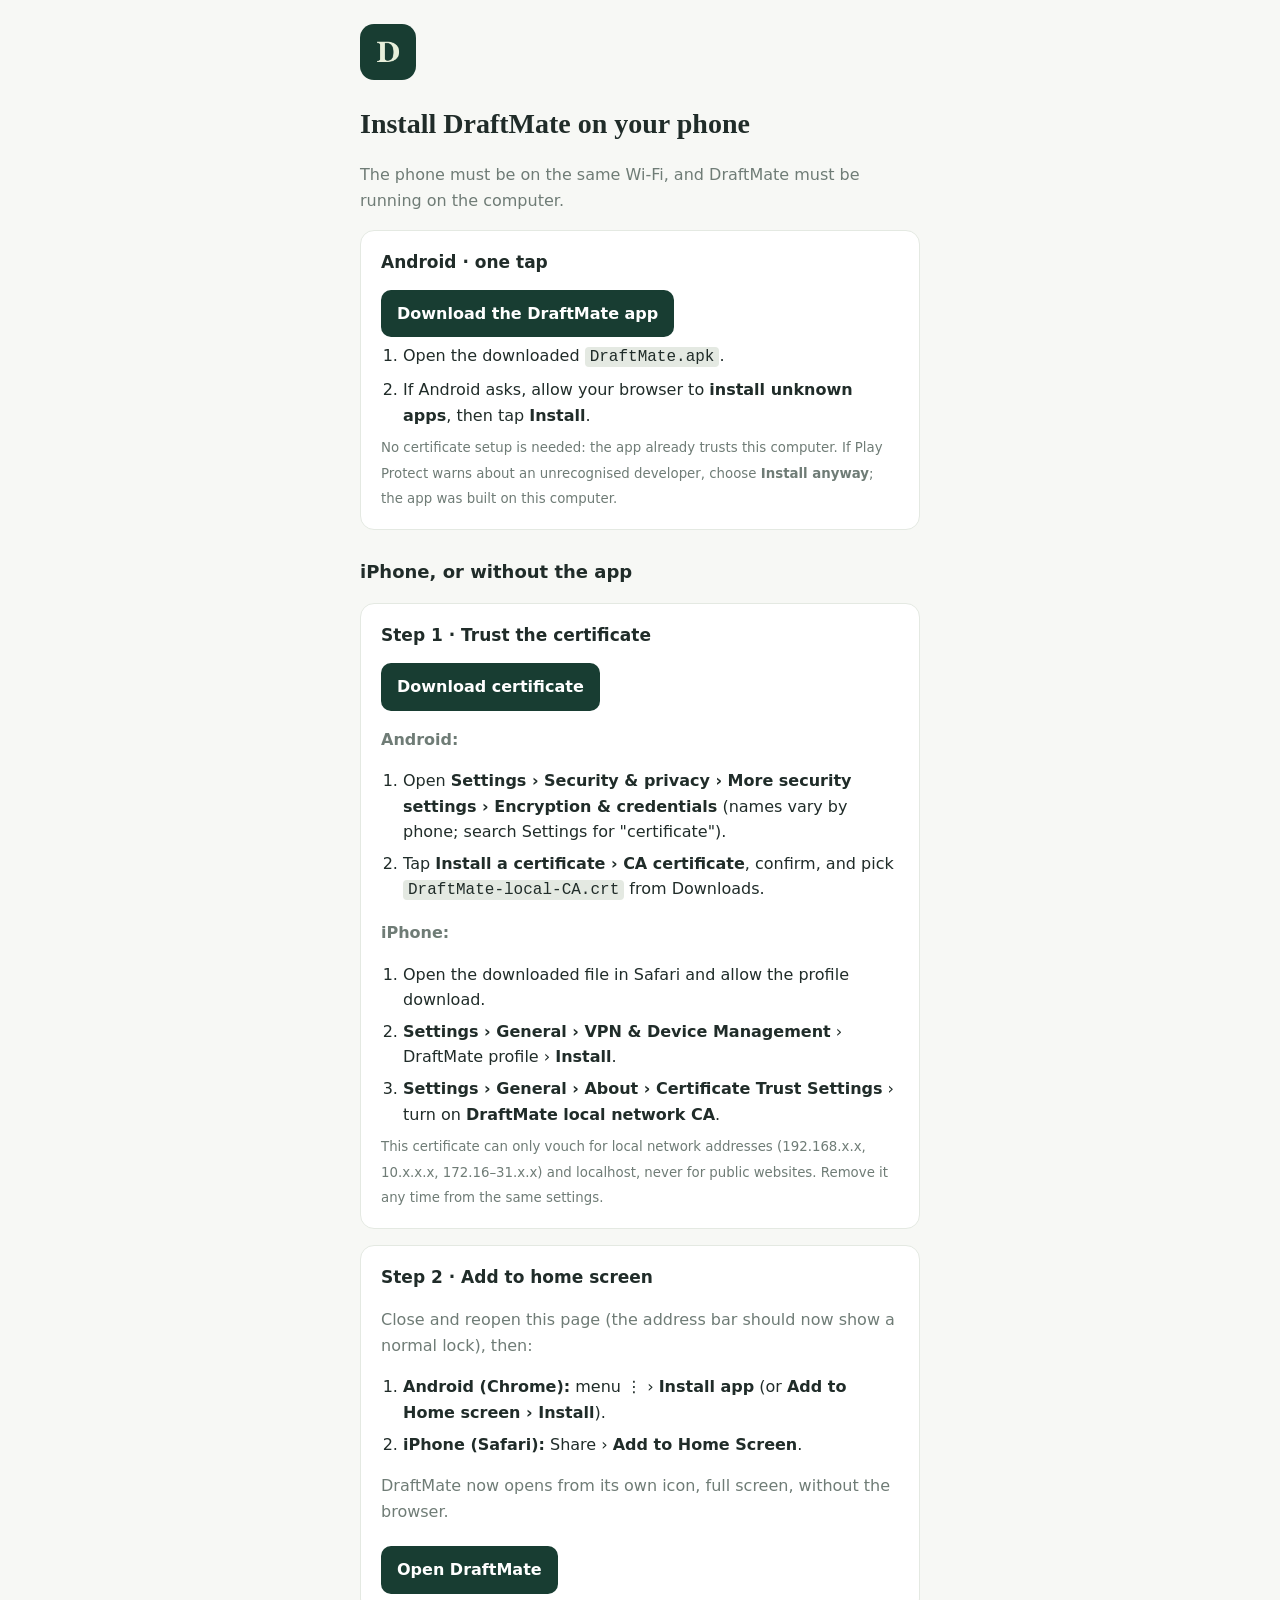
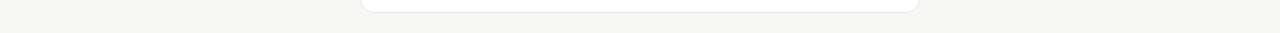
<file: install.html>
<!doctype html>
<html lang="en"><head><meta charset="UTF-8"><meta name="viewport" content="width=device-width,initial-scale=1"><meta name="theme-color" content="#132e29"><title>Install DraftMate</title><link rel="icon" href="icon-192.png"><link rel="apple-touch-icon" href="apple-touch-icon.png">
<style>
:root{--green:#183d32;--ink:#202c29;--muted:#6f7c76;--line:#e4e9e2;--bg:#f7f8f5;--card:#fff}
@media (prefers-color-scheme:dark){:root{--ink:#e4ece6;--muted:#a2b4a9;--line:#35483f;--bg:#111b19;--card:#1b2824}}
body{margin:0;background:var(--bg);color:var(--ink);font:16px/1.6 system-ui,sans-serif;padding:24px 16px}
main{max-width:560px;margin:0 auto}
.logo{width:56px;height:56px;border-radius:14px}
h1{font-family:Georgia,serif;font-size:28px;margin:14px 0 6px}
section{background:var(--card);border:1px solid var(--line);border-radius:14px;padding:18px 20px;margin-top:16px}
h2{font-size:17px;margin:0 0 8px}
ol{margin:0;padding-left:22px}li{margin:6px 0}
p,small{color:var(--muted)}
a.button{display:inline-block;background:var(--green);color:#fff;text-decoration:none;border-radius:10px;padding:11px 16px;font-weight:600;margin-top:6px}
code{background:var(--line);padding:1px 5px;border-radius:4px}
</style></head>
<body><main>
<img class="logo" src="icon-192.png" alt="">
<h1>Install DraftMate on your phone</h1>
<p>The phone must be on the same Wi-Fi, and DraftMate must be running on the computer.</p>

<section><h2>Android · one tap</h2>
<a class="button" href="/DraftMate.apk">Download the DraftMate app</a>
<ol><li>Open the downloaded <code>DraftMate.apk</code>.</li><li>If Android asks, allow your browser to <b>install unknown apps</b>, then tap <b>Install</b>.</li></ol>
<small>No certificate setup is needed: the app already trusts this computer. If Play Protect warns about an unrecognised developer, choose <b>Install anyway</b>; the app was built on this computer.</small>
</section>

<h2 style="margin-top:28px;font-size:18px">iPhone, or without the app</h2>
<section><h2>Step 1 · Trust the certificate</h2>
<a class="button" href="/draftmate-ca.crt">Download certificate</a>
<p><b>Android:</b></p>
<ol><li>Open <b>Settings › Security &amp; privacy › More security settings › Encryption &amp; credentials</b> (names vary by phone; search Settings for "certificate").</li><li>Tap <b>Install a certificate › CA certificate</b>, confirm, and pick <code>DraftMate-local-CA.crt</code> from Downloads.</li></ol>
<p><b>iPhone:</b></p>
<ol><li>Open the downloaded file in Safari and allow the profile download.</li><li><b>Settings › General › VPN &amp; Device Management</b> › DraftMate profile › <b>Install</b>.</li><li><b>Settings › General › About › Certificate Trust Settings</b> › turn on <b>DraftMate local network CA</b>.</li></ol>
<small>This certificate can only vouch for local network addresses (192.168.x.x, 10.x.x.x, 172.16–31.x.x) and localhost, never for public websites. Remove it any time from the same settings.</small>
</section>

<section><h2>Step 2 · Add to home screen</h2>
<p>Close and reopen this page (the address bar should now show a normal lock), then:</p>
<ol><li><b>Android (Chrome):</b> menu ⋮ › <b>Install app</b> (or <b>Add to Home screen › Install</b>).</li><li><b>iPhone (Safari):</b> Share › <b>Add to Home Screen</b>.</li></ol>
<p>DraftMate now opens from its own icon, full screen, without the browser.</p>
<a class="button" href="/#overview">Open DraftMate</a>
</section>
</main></body></html>
</file>
